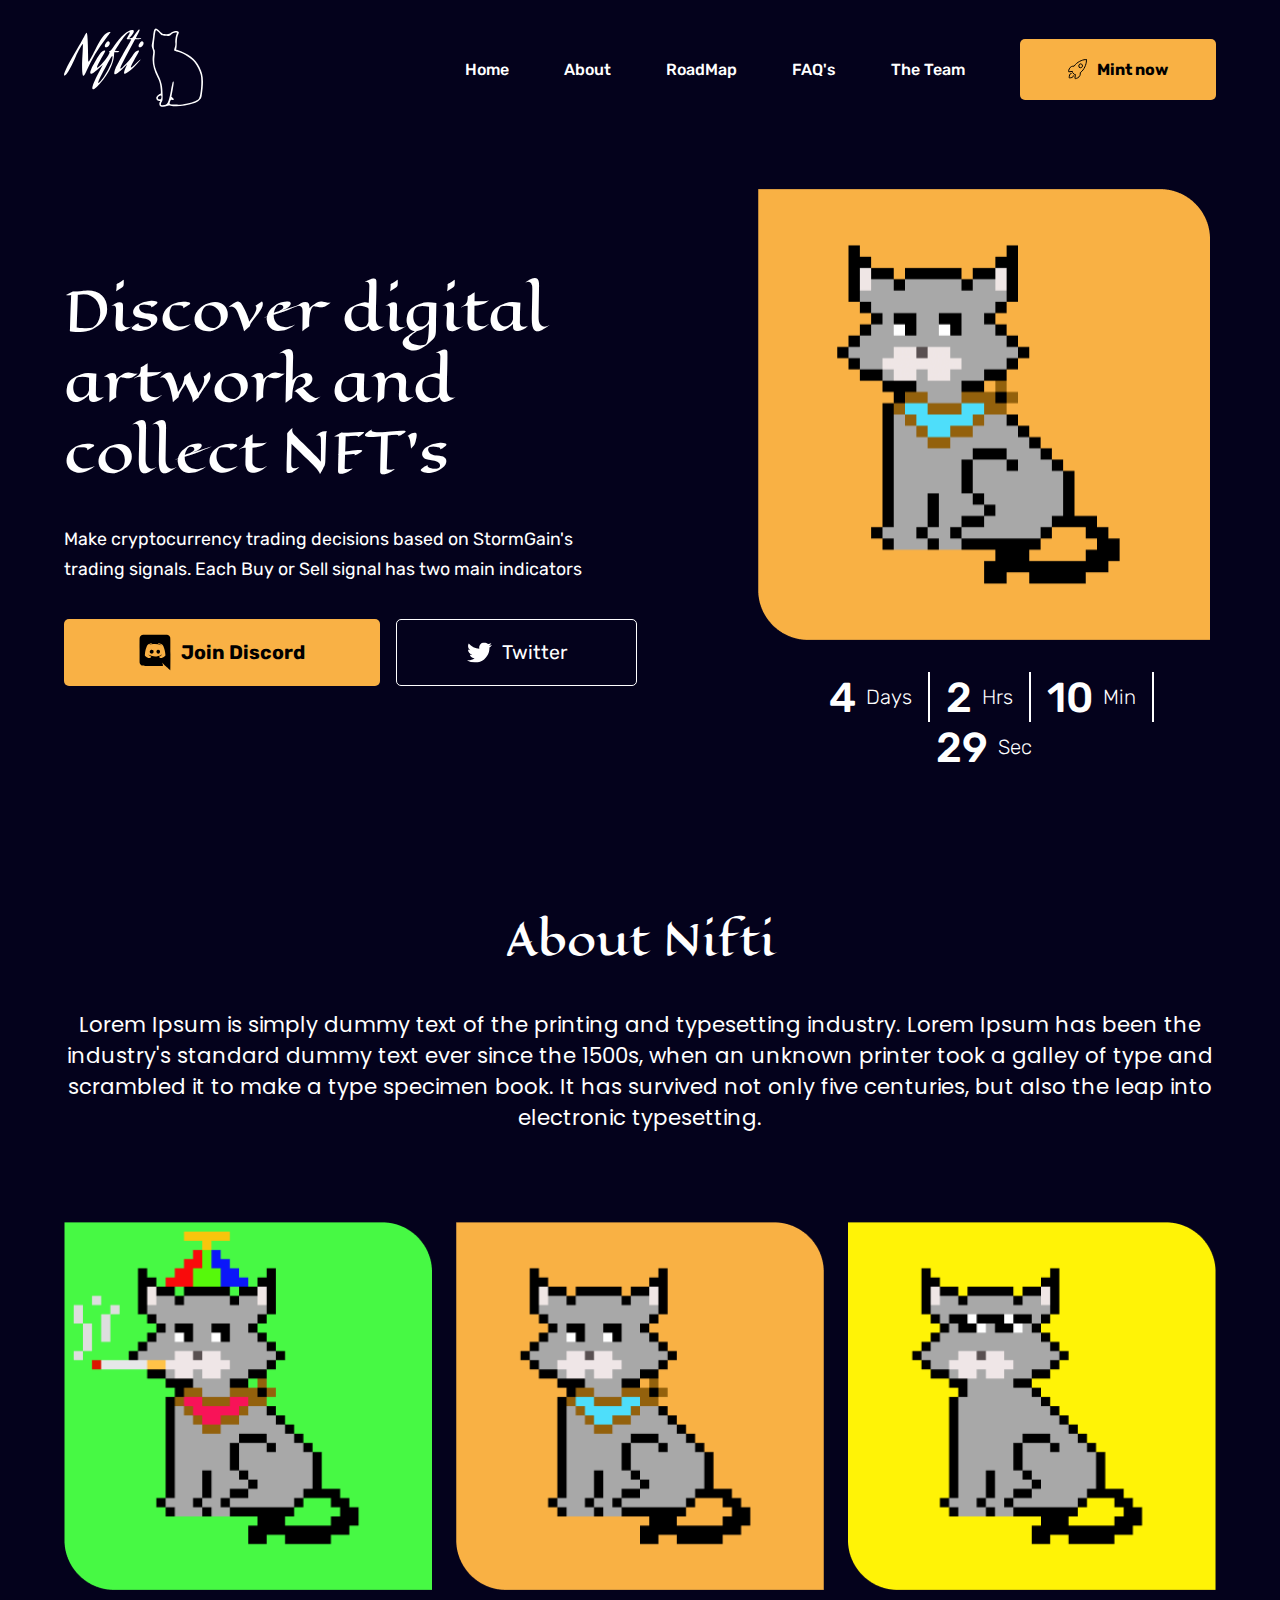
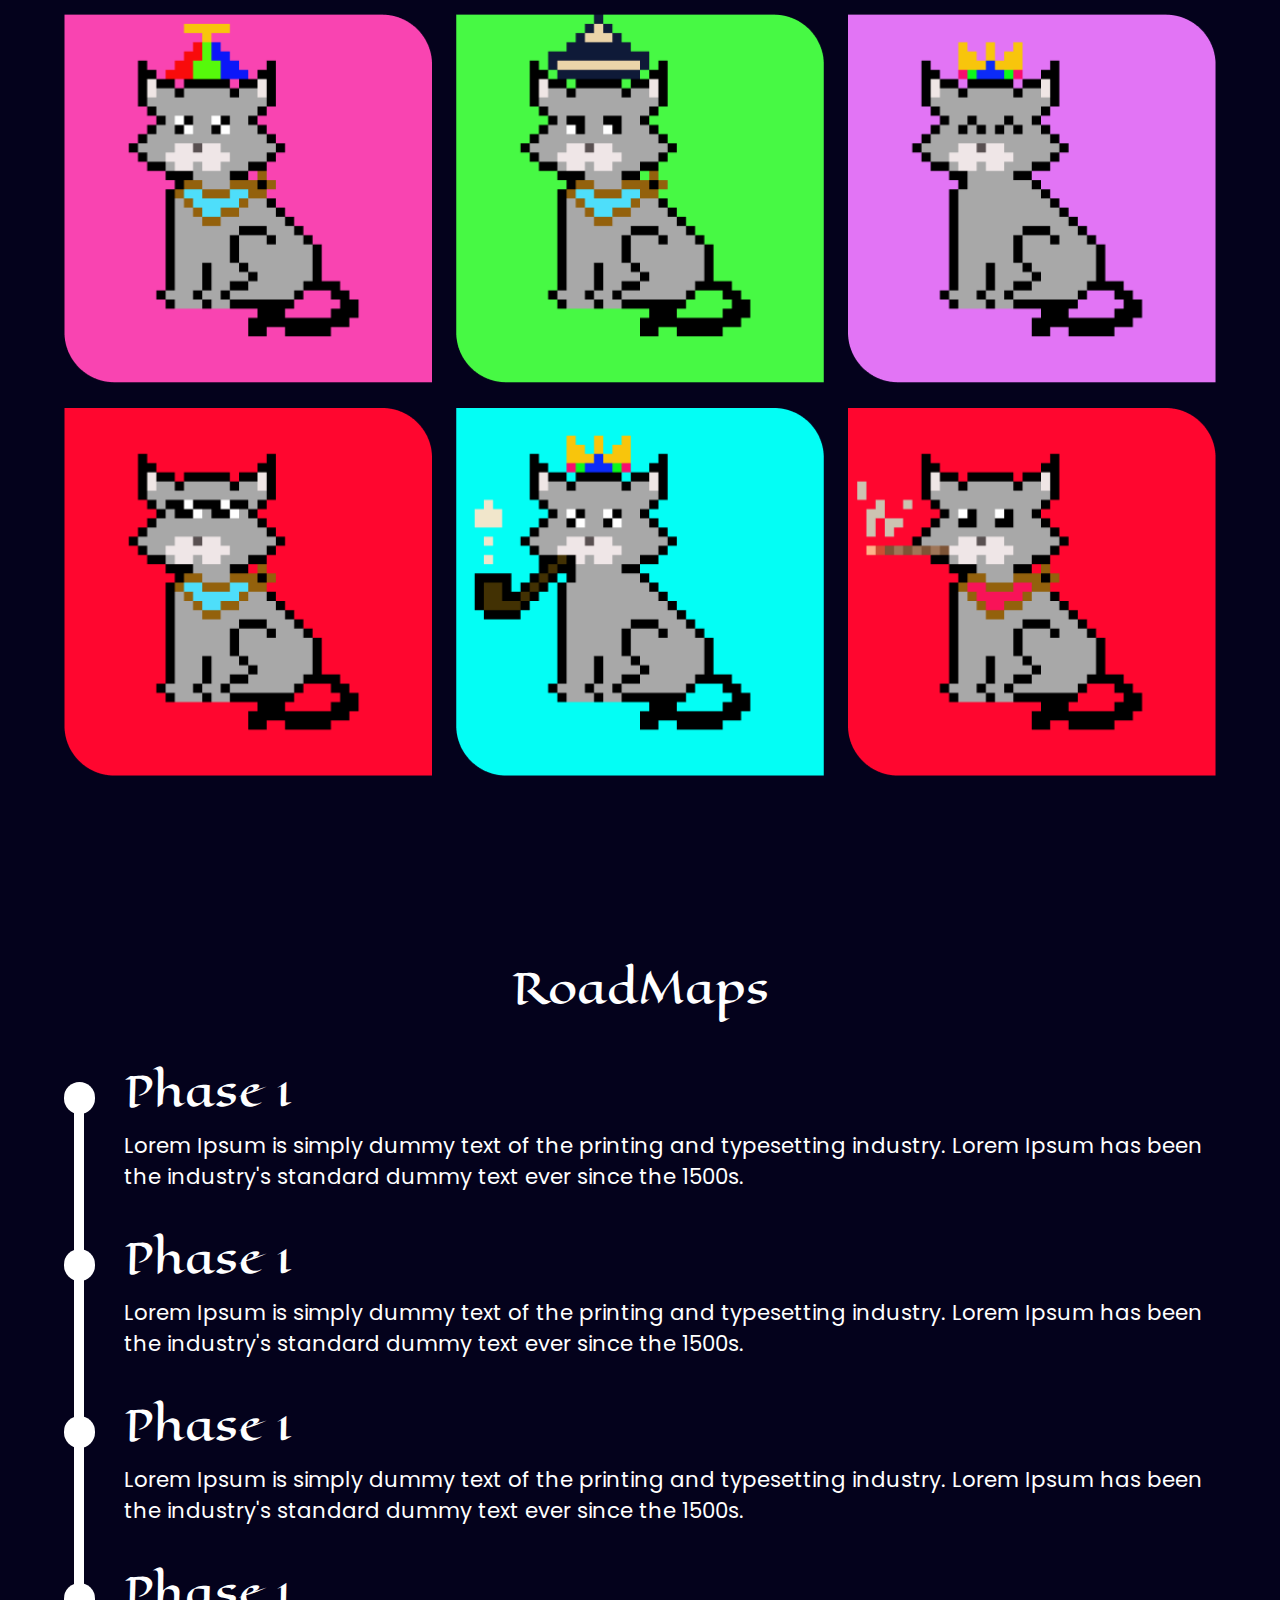
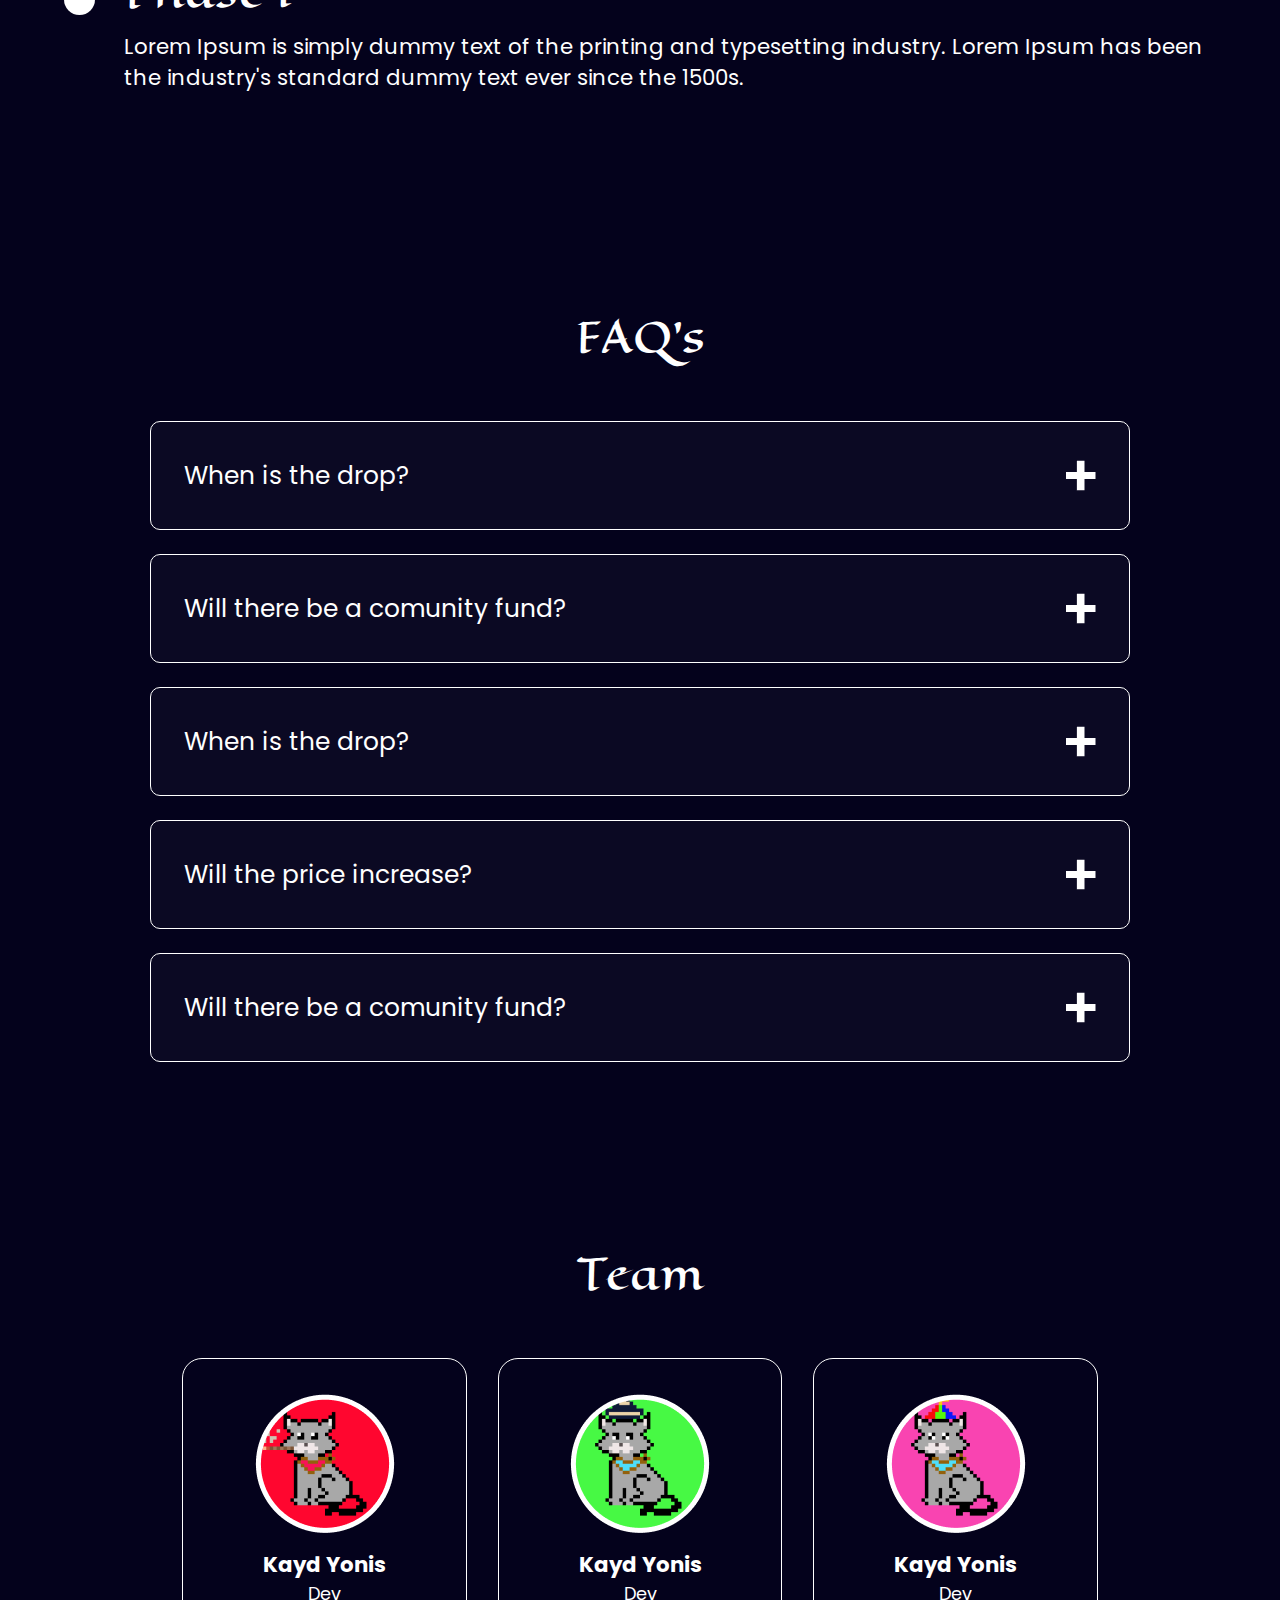
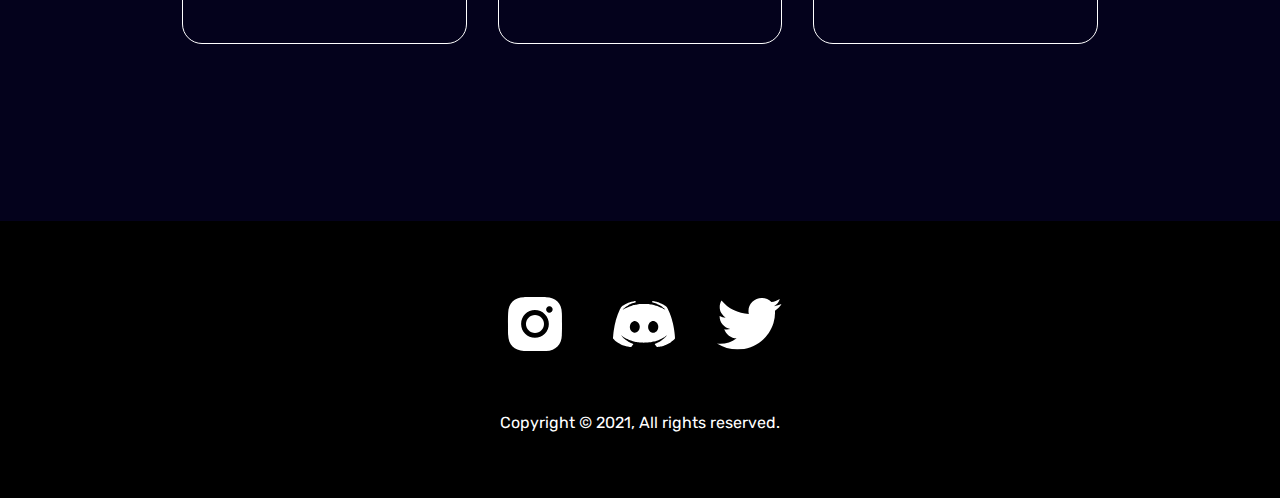
<file: index.html>
<!DOCTYPE html>
<html lang="en">
  <head>
    <meta charset="UTF-8" />
    <meta http-equiv="X-UA-Compatible" content="IE=edge" />
    <meta name="viewport" content="width=device-width, initial-scale=1.0" />
    <title>Nifi Web</title>
    <link rel="stylesheet" href="./css/index.css" />
  </head>
  <body>
    <div>
      <!-- NAVBAR STARTS -->
      <nav>
        <div class="container-wrapper">
          <div class="navbar">
            <div class="navbar-left">
              <img src="./assets/images/logo.svg" alt="" />
            </div>
            <img src="./assets/images/hamburger.png" class="hamburger" alt="" />
            <div class="navbar-right">
              <img
                src="./assets/images/cross-icon.png"
                class="cross-icon"
                alt=""
              />
              <a href="#" class="fs-18px white weight-5">Home</a>
              <a href="#" class="fs-18px white weight-5">About</a>
              <a href="#" class="fs-18px white weight-5">RoadMap</a>
              <a href="#" class="fs-18px white weight-5">FAQ's</a>
              <a href="#" class="fs-18px white weight-5">The Team</a>
              <a href="./cat.html" class="mint-btn" class="pointer">
                <img src="./assets/images/rocket.svg" alt="" />
                <p class="fs-16px black weight-7">Mint now</p>
              </a>
            </div>
          </div>
        </div>
      </nav>
      <!-- NAVBAR ENDS -->

      <!-- HERO STARTS -->
      <div class="mb-150px">
        <div class="container-wrapper">
          <div class="hero">
            <div class="hero-left">
              <p class="font-egal white fs-62px mb-40px lh-129">
                Discover digital artwork and collect NFT’s
              </p>
              <p class="white weight-4 fs-20px mb-40px lh-30px">
                Make cryptocurrency trading decisions based on StormGain's
                trading signals. Each Buy or Sell signal has two main indicators
              </p>

              <div class="hero-btns">
                <button class="pointer">
                  <img src="./assets/images/discord-icon.svg" alt="" />
                  <p class="fs-22px black weight-7">Join Discord</p>
                </button>
                <button class="pointer">
                  <img src="./assets/images/twitter-icon.svg" alt="" />
                  <p class="fs-22px white weight-4">Twitter</p>
                </button>
              </div>
            </div>
            <div class="hero-right">
              <img src="./assets/images/hero-img.png" alt="" />

              <div class="hero-timer">
                <div class="timer-box">
                  <p class="fs-47px white weight-5">4</p>
                  <p class="fs-23px white weight-3">Days</p>
                </div>
                <div class="timer-box">
                  <p class="fs-47px white weight-5">2</p>
                  <p class="fs-23px white weight-3">Hrs</p>
                </div>
                <div class="timer-box">
                  <p class="fs-47px white weight-5">10</p>
                  <p class="fs-23px white weight-3">Min</p>
                </div>
                <div class="timer-box">
                  <p class="fs-47px white weight-5">29</p>
                  <p class="fs-23px white weight-3">Sec</p>
                </div>
              </div>
            </div>
          </div>
        </div>
      </div>
      <!-- HERO ENDS -->

      <!-- ABOUT STARTS -->
      <div class="mb-200px">
        <div class="container-wrapper">
          <div class="about">
            <p class="font-egal fs-48px text-center white mb-40px">
              About Nifti
            </p>
            <p class="font-poppins white text-center fs-24px weight-4 mb-100px">
              Lorem Ipsum is simply dummy text of the printing and typesetting
              industry. Lorem Ipsum has been the industry's standard dummy text
              ever since the 1500s, when an unknown printer took a galley of
              type and scrambled it to make a type specimen book. It has
              survived not only five centuries, but also the leap into
              electronic typesetting.
            </p>

            <div class="about-images">
              <img src="./assets/images/254.png" alt="" />
              <img src="./assets/images/253.png" alt="" />
              <img src="./assets/images/252.png" alt="" />
              <img src="./assets/images/251.png" alt="" />
              <img src="./assets/images/250.png" alt="" />
              <img src="./assets/images/249.png" alt="" />
              <img src="./assets/images/248.png" alt="" />
              <img src="./assets/images/247.png" alt="" />
              <img src="./assets/images/246.png" alt="" />
            </div>
          </div>
        </div>
      </div>
      <!-- ABOUT ENDS -->

      <!-- ROADMAP STARTS -->
      <div class="mb-200px">
        <div class="container-wrapper">
          <p class="font-egal fs-48px text-center white mb-40px">RoadMaps</p>
          <div class="roadmap">
            <div class="roadmap-content">
              <p class="fs-48px weight-4 font-egal white mb-5px">Phase 1</p>
              <p class="font-poppins white fs-24px weight-4">
                Lorem Ipsum is simply dummy text of the printing and typesetting
                industry. Lorem Ipsum has been the industry's standard dummy
                text ever since the 1500s.
              </p>
            </div>
            <div class="roadmap-content">
              <p class="fs-48px weight-4 font-egal white mb-5px">Phase 1</p>
              <p class="font-poppins white fs-24px weight-4">
                Lorem Ipsum is simply dummy text of the printing and typesetting
                industry. Lorem Ipsum has been the industry's standard dummy
                text ever since the 1500s.
              </p>
            </div>
            <div class="roadmap-content">
              <p class="fs-48px weight-4 font-egal white mb-5px">Phase 1</p>
              <p class="font-poppins white fs-24px weight-4">
                Lorem Ipsum is simply dummy text of the printing and typesetting
                industry. Lorem Ipsum has been the industry's standard dummy
                text ever since the 1500s.
              </p>
            </div>
            <div class="roadmap-content">
              <p class="fs-48px weight-4 font-egal white mb-5px">Phase 1</p>
              <p class="font-poppins white fs-24px weight-4">
                Lorem Ipsum is simply dummy text of the printing and typesetting
                industry. Lorem Ipsum has been the industry's standard dummy
                text ever since the 1500s.
              </p>
            </div>
          </div>
        </div>
      </div>
      <!-- ROADMAP ENDS -->

      <!-- FAQ STARTS -->
      <div class="mb-200px">
        <div class="container-wrapper">
          <p class="font-egal fs-48px text-center white mb-50px">FAQ’s</p>

          <div class="faqs">
            <div class="faq">
              <div class="faq-btn font-poppins fs-28px white weight-4">
                When is the drop?
                <img src="./assets/images/plus.png" alt="" />
              </div>
              <div class="faq-body">
                <div class="faq-content">
                  <p class="fs-20px font-poppins weight-4 white">
                    Lorem Ipsum is simply dummy text of the printing and
                    typesetting industry.
                  </p>
                </div>
              </div>
            </div>
            <div class="faq">
              <div class="faq-btn font-poppins fs-28px white weight-4">
                Will there be a comunity fund?
                <img src="./assets/images/plus.png" alt="" />
              </div>
              <div class="faq-body">
                <div class="faq-content">
                  <p class="fs-20px font-poppins weight-4 white">
                    Lorem Ipsum is simply dummy text of the printing and
                    typesetting industry.
                  </p>
                </div>
              </div>
            </div>
            <div class="faq">
              <div class="faq-btn font-poppins fs-28px white weight-4">
                When is the drop?
                <img src="./assets/images/plus.png" alt="" />
              </div>
              <div class="faq-body">
                <div class="faq-content">
                  <p class="fs-20px font-poppins weight-4 white">
                    Lorem Ipsum is simply dummy text of the printing and
                    typesetting industry.
                  </p>
                </div>
              </div>
            </div>
            <div class="faq">
              <div class="faq-btn font-poppins fs-28px white weight-4">
                Will the price increase?
                <img src="./assets/images/plus.png" alt="" />
              </div>
              <div class="faq-body">
                <div class="faq-content">
                  <p class="fs-20px font-poppins weight-4 white">
                    Lorem Ipsum is simply dummy text of the printing and
                    typesetting industry.
                  </p>
                </div>
              </div>
            </div>
            <div class="faq">
              <div class="faq-btn font-poppins fs-28px white weight-4">
                Will there be a comunity fund?
                <img src="./assets/images/plus.png" alt="" />
              </div>
              <div class="faq-body">
                <div class="faq-content">
                  <p class="fs-20px font-poppins weight-4 white">
                    Lorem Ipsum is simply dummy text of the printing and
                    typesetting industry.
                  </p>
                </div>
              </div>
            </div>
          </div>
        </div>
      </div>
      <!-- FAQ ENDS -->

      <!-- TEAM STARTS -->
      <div class="mb-200px">
        <div class="container-wrapper">
          <p class="font-egal fs-48px text-center white mb-50px">Team</p>

          <div class="team-cards">
            <div class="team-card">
              <img src="./assets/images/team-img-1.png" alt="" />
              <div>
                <p class="text-center fs-24px white weight-7 font-poppins">
                  Kayd Yonis
                </p>
                <p class="text-center fs-20px white weight-4 font-poppins">
                  Dev
                </p>
              </div>
            </div>
            <div class="team-card">
              <img src="./assets/images/team-img-2.png" alt="" />
              <div>
                <p class="text-center fs-24px white weight-7 font-poppins">
                  Kayd Yonis
                </p>
                <p class="text-center fs-20px white weight-4 font-poppins">
                  Dev
                </p>
              </div>
            </div>
            <div class="team-card">
              <img src="./assets/images/team-img-3.png" alt="" />
              <div>
                <p class="text-center fs-24px white weight-7 font-poppins">
                  Kayd Yonis
                </p>
                <p class="text-center fs-20px white weight-4 font-poppins">
                  Dev
                </p>
              </div>
            </div>
          </div>
        </div>
      </div>
      <!-- TEAM ENDS -->

      <!-- FOOTER STARTS -->
      <footer>
        <div class="container-wrapper">
          <div class="footer">
            <div class="footer-social-icons">
              <a href="#">
                <img src="./assets/images/instagram-footer-icon.svg" alt="" />
              </a>
              <a href="#">
                <img src="./assets/images/discord-footer-icon.svg" alt="" />
              </a>
              <a href="#">
                <img src="./assets/images/twitter-footer-icon.svg" alt="" />
              </a>
            </div>
            <p class="text-center white fs-18px weight-4">
              Copyright © 2021, All rights reserved.
            </p>
          </div>
        </div>
      </footer>
      <!-- FOOTER ENDS -->
    </div>

    <script src="./javascript/app.js"></script>
  </body>
</html>
</file>
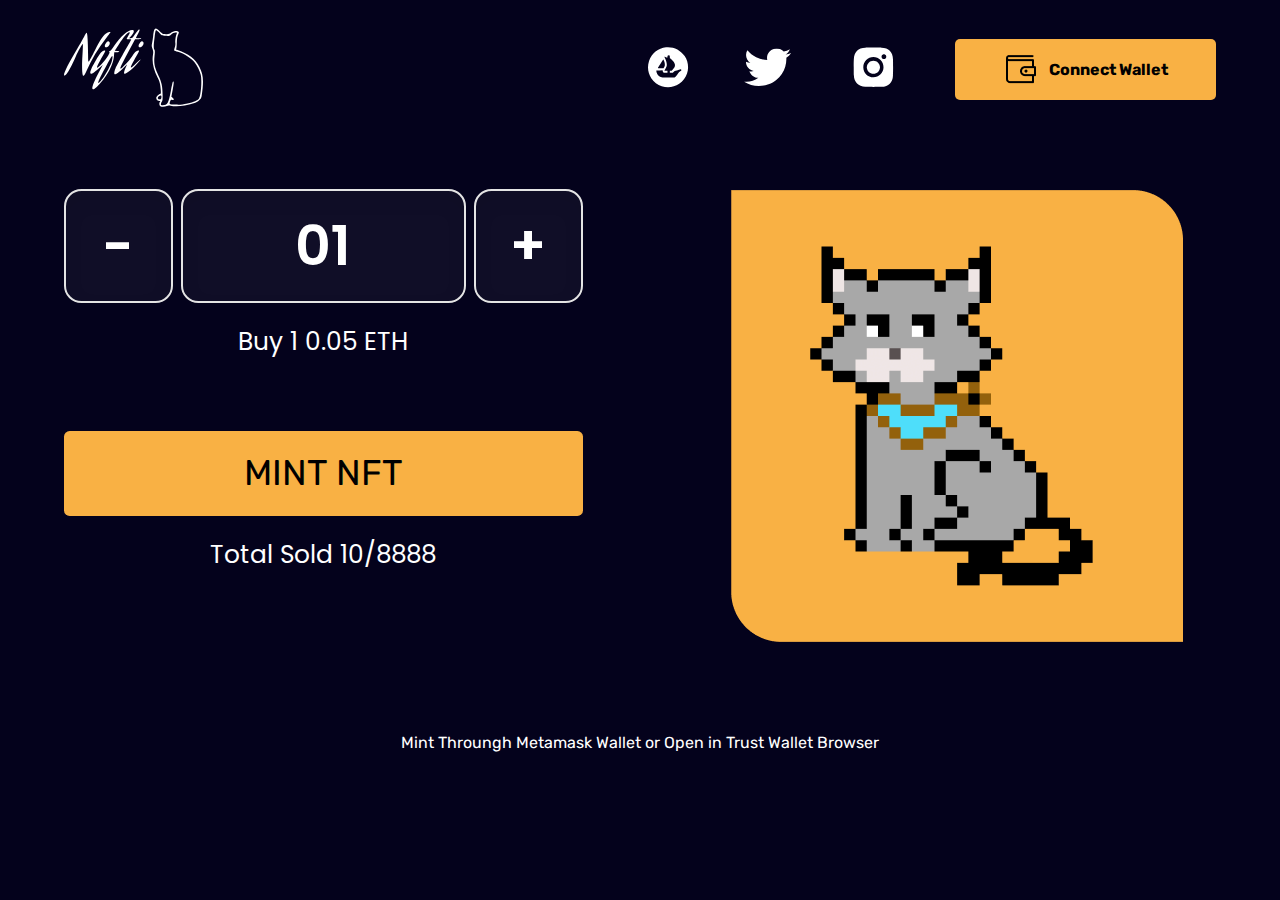
<file: cat.html>
<!DOCTYPE html>
<html lang="en">
  <head>
    <meta charset="UTF-8" />
    <meta http-equiv="X-UA-Compatible" content="IE=edge" />
    <meta name="viewport" content="width=device-width, initial-scale=1.0" />
    <title>Cat</title>
    <link rel="stylesheet" href="./css/index.css" />
    <script defer src="./javascript/app.js"></script>
  </head>
  <body>
    <!-- NAVBAR STARTS -->
    <nav>
      <div class="container-wrapper">
        <div class="navbar">
          <div class="navbar-left">
            <img src="./assets/images/logo.svg" alt="" />
          </div>
          <img src="./assets/images/hamburger.png" class="hamburger" alt="" />
          <div class="navbar-right">
            <img
              src="./assets/images/cross-icon.png"
              class="cross-icon"
              alt=""
            />
            <a href="#" class="fs-18px white weight-5">
              <img
                class="navbar-cat-icon"
                src="./assets/images/navbar-boat.svg"
                alt=""
              />
            </a>
            <a href="#" class="fs-18px white weight-5">
              <img
                class="navbar-cat-icon"
                src="./assets/images/navbar-twitter-icon.svg"
                alt=""
              />
            </a>
            <a href="#" class="fs-18px white weight-5">
              <img
                class="navbar-cat-icon"
                src="./assets/images/navbar-instagram-icon.svg"
                alt=""
              />
            </a>
            <a href="/" class="pointer mint-btn">
              <img src="./assets/images/wallet.png" alt="" />
              <p class="fs-16px black weight-7">Connect Wallet</p>
            </a>
          </div>
        </div>
      </div>
    </nav>
    <!-- NAVBAR ENDS -->

    <!-- HERO STARTS -->
    <div class="mb-100px">
      <div class="container-wrapper">
        <div class="hero">
          <div class="hero-left">
            <div class="hero-counter mb-20px">
              <button
                class="
                  pointer
                  hero-count
                  fs-62px
                  white
                  font-poppins
                  white
                  weight-6
                "
              >
                -
              </button>
              <div class="hero-count fs-62px white font-poppins white weight-6">
                01
              </div>
              <button
                class="
                  pointer
                  hero-count
                  fs-62px
                  white
                  font-poppins
                  white
                  weight-6
                "
              >
                +
              </button>
            </div>
            <p class="white fs-28px weight-4 font-poppins text-center mb-80px">
              Buy 1 0.05 ETH
            </p>

            <div class="cat-buy-btn pointer fs-40px black text-center mb-20px">
              MINT NFT
            </div>
            <p class="white fs-28px weight-4 font-poppins text-center mb-80px">
              Total Sold 10/8888
            </p>
          </div>
          <div class="hero-right">
            <img src="./assets/images/hero-img.png" alt="" />
          </div>
        </div>
      </div>
    </div>
    <div class="container-wrapper">
      <p class="text-center white fs-16px mb-30px">
        Mint Throungh Metamask Wallet or Open in Trust Wallet Browser
      </p>
    </div>
    <!-- HERO ENDS -->
  </body>
</html>
</file>
<file: css/index.css>
@import url("https://fonts.googleapis.com/css2?family=Eagle+Lake&family=Poppins:wght@100;200;300;400;500;600;700;800;900&family=Rubik:wght@300;400;500;600;700;800;900&display=swap");

.font-egal {
  font-family: "Eagle Lake", cursive;
}
.font-poppins {
  font-family: "Poppins", sans-serif;
}

* {
  margin: 0;
  padding: 0;
  -webkit-box-sizing: border-box;
  box-sizing: border-box;
  font-family: "Rubik", sans-serif;
}

:root {
  font-size: 100%;
  scroll-behavior: smooth;

  --fs-16px: 16px;
  --fs-18px: 18px;
  --fs-62px: clamp(35px, 4.305555555555555vw, 62px);
  --fs-20px: clamp(16px, 1.3888888888888888vw, 20px);
  --fs-22px: clamp(18px, 1.5277777777777777vw, 22px);
  --fs-23px: clamp(18px, 1.5972222222222223vw, 23px);
  --fs-47px: clamp(28px, 3.263888888888889vw, 47px);
  --fs-24px: clamp(16px, 1.6666666666666667vw, 24px);
  --fs-28px: clamp(18px, 1.9444444444444444vw, 28px);
  --fs-48px: clamp(32px, 3.263888888888889vw, 48px);
  --fs-40px: clamp(25px, 2.7777777777777777vw, 40px);

  /* colors */
  --black: #000000;
  --dark-blue: #142f43;
  --light-gray: #9d9aa7;
  --gray: #454545;
  --pink: #fe9ec4;
  --yellow: #fca62b;
}

body {
  background-color: #04021c;
}

/* font-sizes */
.fs-62px {
  font-size: var(--fs-62px);
}
.fs-20px {
  font-size: var(--fs-20px);
}
.fs-22px {
  font-size: var(--fs-22px);
}
.fs-23px {
  font-size: var(--fs-23px);
}
.fs-47px {
  font-size: var(--fs-47px);
}
.fs-24px {
  font-size: var(--fs-24px);
}
.fs-28px {
  font-size: var(--fs-28px);
}
.fs-48px {
  font-size: var(--fs-48px);
}
.fs-16px {
  font-size: var(--fs-16px);
}
.fs-40px {
  font-size: var(--fs-40px);
}

/* Line-heights */
.lh-129 {
  line-height: 129.5%;
}
.lh-30px {
  line-height: 30px;
}

/* colors */
.black {
  color: var(--black);
}
.white {
  color: white;
}
.dark-blue {
  color: var(--dark-blue);
}
.gray {
  color: var(--gray);
}
.light-gray {
  color: var(--light-gray);
}
.pink {
  color: var(--pink);
}
.bg-pink {
  background-color: var(--pink);
}
.bg-blue {
  background-color: #aadde4;
}
.yellow {
  color: var(--yellow);
}

/* font-weights */
.weight-9 {
  font-weight: 900;
}
.weight-8 {
  font-weight: 800;
}
.weight-7 {
  font-weight: 700;
}
.weight-6 {
  font-weight: 600;
}
.weight-5 {
  font-weight: 500;
}
.weight-4 {
  font-weight: 400;
}
.weight-3 {
  font-weight: 300;
}

/* margins */
.mb-5px {
  margin-bottom: 5px;
}
.mb-10px {
  margin-bottom: 10px;
}
.mb-15px {
  margin-bottom: 15px;
}
.mb-20px {
  margin-bottom: 20px;
}
.mb-25px {
  margin-bottom: clamp(5px, 1.7361111111111112vw, 25px);
}
.mb-30px {
  margin-bottom: clamp(18px, 2.0833333333333335vw, 30px);
}
.mb-35px {
  margin-bottom: 35px;
}
.mb-40px {
  margin-bottom: clamp(25px, 2.7777777777777777vw, 40px);
}
.mb-45px {
  margin-bottom: 45px;
}
.mb-50px {
  margin-bottom: 50px;
}
.mb-55px {
  margin-bottom: 55px;
}
.mb-60px {
  margin-bottom: clamp(40px, 4.166666666666667vw, 60px);
}
.mb-70px {
  margin-bottom: clamp(40px, 4.861111111111111vw, 70px);
}
.mb-75px {
  margin-bottom: clamp(35px, 5.208333333333333vw, 75px);
}
.mb-80px {
  margin-bottom: clamp(20px, 5.555555555555555vw, 80px);
}
.mb-100px {
  margin-bottom: clamp(40px, 6.944444444444445vw, 100px);
}
.mb-150px {
  margin-bottom: clamp(80px, 10.416666666666666vw, 150px);
}
.mb-200px {
  margin-bottom: clamp(100px, 13.88888888888889vw, 200px);
}
.mb-300px {
  margin-bottom: 300px;
}

.margin-center {
  margin: 0 auto;
}

/* paddings */
.py-100px {
  padding-top: clamp(50px, 6.944444444444445vw, 100px);
  padding-bottom: clamp(50px, 6.944444444444445vw, 100px);
}
.py-200px {
  padding-top: clamp(50px, 13.88888888888889vw, 200px);
  padding-bottom: clamp(50px, 13.88888888888889vw, 200px);
}

/* radiuses */
.radius-12px {
  border-radius: 12px;
}

/* Configurations */
.container-wrapper {
  max-width: 1800px;
  width: 90%;
  margin: 0 auto;
}

.pointer {
  cursor: pointer;
}

.text-center {
  text-align: center;
}

.uppercase {
  text-transform: uppercase;
}

a {
  text-decoration: none;
}

button {
  border: none;
  outline: none;
  background-color: transparent;
}

.button-wrapper {
  width: clamp(148px, 15.416666666666666vw, 222px);
  height: clamp(48px, 5vw, 72px);
}

/* ======================================== Main CSS ============================================== */

/* NAVBAR STARTS */
nav {
  position: sticky;
  top: 0;
  left: 0;
  width: 100%;
  z-index: 100000;
  background-color: #04021c;
}
.navbar {
  height: clamp(120px, 10.833333333333334vw, 156px);
  display: -webkit-box;
  display: -ms-flexbox;
  display: flex;
  -webkit-box-align: center;
  -ms-flex-align: center;
  align-items: center;
  -webkit-box-pack: justify;
  -ms-flex-pack: justify;
  justify-content: space-between;
  /* border: 2px solid red; */
}

.navbar-left img {
  width: clamp(110px, 10.833333333333334vw, 150px);
}

.navbar-right {
  display: -webkit-box;
  display: -ms-flexbox;
  display: flex;
  -webkit-box-align: center;
  -ms-flex-align: center;
  align-items: center;
  gap: 55px;
}

.navbar-right .mint-btn {
  /* width: 201px; */
  height: 61px;
  padding: 0 3rem;

  background: #f9b144;
  border-radius: 5px;

  display: -webkit-box;

  display: -ms-flexbox;

  display: flex;
  -webkit-box-align: center;
  -ms-flex-align: center;
  align-items: center;
  gap: 10px;
  -webkit-box-pack: center;
  -ms-flex-pack: center;
  justify-content: center;
}

/* NAVBAR ENDS */

/* HERO STARTS */
.hero {
  display: -webkit-box;
  display: -ms-flexbox;
  display: flex;
  -webkit-box-align: center;
  -ms-flex-align: center;
  align-items: center;
  -webkit-box-pack: justify;
  -ms-flex-pack: justify;
  justify-content: space-between;
  gap: clamp(40px, 8.958333333333334vw, 129px);
  margin: 50px 0;
}
.hero-left {
  -webkit-box-flex: 1;
  -ms-flex: 1;
  flex: 1;
  width: 50%;
}
.hero-right {
  width: 50%;
  -webkit-box-flex: 1;
  -ms-flex: 1;
  flex: 1;
  display: -webkit-box;
  display: -ms-flexbox;
  display: flex;
  -webkit-box-orient: vertical;
  -webkit-box-direction: normal;
  -ms-flex-direction: column;
  flex-direction: column;
  -webkit-box-align: center;
  -ms-flex-align: center;
  align-items: center;
  gap: 2rem;
}

.hero-right img {
  width: 100%;
  max-width: 451.81px;
}

.hero-btns {
  display: -webkit-box;
  display: -ms-flexbox;
  display: flex;
  -webkit-box-align: center;
  -ms-flex-align: center;
  align-items: center;
  gap: 16px;
}
.hero-btns button:nth-child(1) {
  width: 316px;
  height: 67px;
  background: #f9b145;
  border-radius: 5px;
  display: -webkit-box;
  display: -ms-flexbox;
  display: flex;
  -webkit-box-align: center;
  -ms-flex-align: center;
  align-items: center;
  -webkit-box-pack: center;
  -ms-flex-pack: center;
  justify-content: center;
  gap: 10px;
}

.hero-btns button:nth-child(2) {
  width: 241px;
  height: 67px;
  border: 1px solid #ffffff;
  -webkit-box-sizing: border-box;
  box-sizing: border-box;
  border-radius: 5px;
  display: -webkit-box;
  display: -ms-flexbox;
  display: flex;
  -webkit-box-align: center;
  -ms-flex-align: center;
  align-items: center;
  -webkit-box-pack: center;
  -ms-flex-pack: center;
  justify-content: center;
  gap: 10px;
}

.hero-timer {
  display: -webkit-box;
  display: -ms-flexbox;
  display: flex;
  -webkit-box-align: center;
  -ms-flex-align: center;
  align-items: center;
  -webkit-box-pack: center;
  -ms-flex-pack: center;
  justify-content: center;
  width: 100%;
  -ms-flex-wrap: wrap;
  flex-wrap: wrap;
}

.timer-box {
  display: -webkit-box;
  display: -ms-flexbox;
  display: flex;
  -webkit-box-align: center;
  -ms-flex-align: center;
  align-items: center;
  padding: 0 1rem;
  gap: 10px;
  height: 50px;
  /* border: 2px solid red; */
}

.timer-box:not(:last-child) {
  border-right: 2px solid white;
}

.hero-counter {
  display: -webkit-box;
  display: -ms-flexbox;
  display: flex;
  gap: 0.5rem;
}
.hero-counter button {
  width: 108.59px;
  height: 114.48px;
  background: rgba(255, 255, 255, 0.05);
  border: 2.17188px solid #e4e4e4;
  -webkit-box-sizing: border-box;
  box-sizing: border-box;
  -webkit-box-shadow: inset 0px 8.68751px 21.7188px rgba(0, 0, 0, 0.05);
  box-shadow: inset 0px 8.68751px 21.7188px rgba(0, 0, 0, 0.05);
  border-radius: 17.375px;
}
.hero-counter div {
  -webkit-box-flex: 1;
  -ms-flex: 1;
  flex: 1;
  background: rgba(255, 255, 255, 0.05);
  border: 2.17188px solid #e4e4e4;
  -webkit-box-sizing: border-box;
  box-sizing: border-box;
  -webkit-box-shadow: inset 0px 8.68751px 21.7188px rgba(0, 0, 0, 0.05);
  box-shadow: inset 0px 8.68751px 21.7188px rgba(0, 0, 0, 0.05);
  border-radius: 17.375px;
  display: -webkit-box;
  display: -ms-flexbox;
  display: flex;
  -webkit-box-pack: center;
  -ms-flex-pack: center;
  justify-content: center;
  -webkit-box-align: center;
  -ms-flex-align: center;
  align-items: center;
}

.cat-buy-btn {
  width: 100%;
  height: 84.33px;
  left: 82px;
  top: 561.28px;
  display: -webkit-box;
  display: -ms-flexbox;
  display: flex;
  -webkit-box-align: center;
  -ms-flex-align: center;
  align-items: center;
  -webkit-box-pack: center;
  -ms-flex-pack: center;
  justify-content: center;

  background: #f9b144;
  border-radius: 5.62212px;
}

/* HERO ENDS */

/* ABOUT STARTS */
.about-images {
  display: -ms-grid;
  display: grid;
  -ms-grid-columns: 1fr 1.5rem 1fr 1.5rem 1fr;
  grid-template-columns: 1fr 1fr 1fr;
  gap: 1.5rem;
}

.about-images img {
  width: 100%;
}
/* ABOUT ENDS */

/* ROADMAP STARTS */
.roadmap-content {
  padding-bottom: 2rem;
  padding-left: 60px;
  /* border: 2px solid red; */
  position: relative;
  /* overflow: hidden; */
}

.roadmap-content:last-child::after {
  display: none;
}

.roadmap-content::before {
  content: "";
  position: absolute;
  top: 25px;
  left: 0%;
  width: 31.3px;
  height: 31.3px;
  border-radius: 50%;
  background: #ffffff;
}
.roadmap-content::after {
  content: "";
  position: absolute;
  top: 40px;
  left: 10px;
  width: 10px;
  height: 100%;
  background: #ffffff;
}

/* ROADMAP ENDS */

/* FAQ STARTS */
.faqs {
  display: -webkit-box;
  display: -ms-flexbox;
  display: flex;
  -webkit-box-orient: vertical;
  -webkit-box-direction: normal;
  -ms-flex-direction: column;
  flex-direction: column;
  gap: 24px;
}
.faq {
  background: rgba(255, 255, 255, 0.03);
  border: 1px solid #ffffff;
  -webkit-box-sizing: border-box;
  box-sizing: border-box;
  border-radius: 10px;
  max-width: 980px;
  width: 100%;
  margin: 0 auto;
}
.faq-btn {
  display: -webkit-box;
  display: -ms-flexbox;
  display: flex;
  -webkit-box-pack: justify;
  -ms-flex-pack: justify;
  justify-content: space-between;
  cursor: pointer;
  padding: 35px 33px;
  -webkit-box-align: center;
  -ms-flex-align: center;
  align-items: center;
}

.faq-btn img {
  -webkit-transition: all 0.2s ease;
  -o-transition: all 0.2s ease;
  transition: all 0.2s ease;
}

.faq-content {
  padding: 35px 33px;
  padding-top: 0;
}

.faq-body {
  -webkit-transition: all 0.2s ease;
  -o-transition: all 0.2s ease;
  transition: all 0.2s ease;
  height: 0;
  overflow: hidden;
}
/* FAQ ENDS */

/* TEAMS STARTS */
.team-cards {
  display: -webkit-box;
  display: -ms-flexbox;
  display: flex;
  -webkit-box-align: center;
  -ms-flex-align: center;
  align-items: center;
  -webkit-box-pack: center;
  -ms-flex-pack: center;
  justify-content: center;
  -webkit-box-orient: horizontal;
  -webkit-box-direction: normal;
  -ms-flex-direction: row;
  flex-direction: row;
  gap: 31px;
}

.team-card {
  width: 284.5px;
  height: 285.59px;
  border: 1px solid #ffffff;
  -webkit-box-sizing: border-box;
  box-sizing: border-box;
  border-radius: 20px;

  display: -webkit-box;

  display: -ms-flexbox;

  display: flex;
  -webkit-box-pack: center;
  -ms-flex-pack: center;
  justify-content: center;
  -webkit-box-align: center;
  -ms-flex-align: center;
  align-items: center;
  -webkit-box-orient: vertical;
  -webkit-box-direction: normal;
  -ms-flex-direction: column;
  flex-direction: column;
  gap: 1rem;
}
/* TEAMS ENDS */

/* FOOTER STARTS */
footer {
  height: 277px;
  background: #000000;
}

footer .container-wrapper {
  height: 100%;
}
.footer {
  height: 100%;
  display: -webkit-box;
  display: -ms-flexbox;
  display: flex;
  -webkit-box-orient: vertical;
  -webkit-box-direction: normal;
  -ms-flex-direction: column;
  flex-direction: column;
  -webkit-box-pack: center;
  -ms-flex-pack: center;
  justify-content: center;
  -webkit-box-align: center;
  -ms-flex-align: center;
  align-items: center;
  gap: 48px;
}
.footer-social-icons {
  display: -webkit-box;
  display: -ms-flexbox;
  display: flex;
  -webkit-box-align: center;
  -ms-flex-align: center;
  align-items: center;
  -webkit-box-pack: center;
  -ms-flex-pack: center;
  justify-content: center;
  gap: 42px;
}
/* FOOTER ENDS */

@media (max-width: 1200px) {
  .navbar-right {
    gap: 20px;
  }
}

@media (max-width: 1000px) {
  .hero {
    -webkit-box-orient: vertical;
    -webkit-box-direction: normal;
    -ms-flex-direction: column;
    flex-direction: column;
  }
  .hero-left {
    width: 100%;
  }
  .hero-right {
    width: 100%;
  }
  .hero-right img {
    max-width: 100%;
  }
}
.cross-icon {
  display: none;
}
.hamburger {
  display: none;
}
@media (max-width: 850px) {
  .navbar-right {
    position: fixed;
    top: 0;
    right: -300px;
    z-index: 1000;
    background-color: white;
    /* color: black; */
    width: 300px;
    height: 100%;
    -webkit-box-orient: vertical;
    -webkit-box-direction: normal;
    -ms-flex-direction: column;
    flex-direction: column;
    -webkit-box-pack: unset;
    -ms-flex-pack: unset;
    justify-content: unset;
    -webkit-box-align: unset;
    -ms-flex-align: unset;
    align-items: unset;
    padding: 2rem;
    gap: 1.8rem;
    -webkit-transition: all 0.2s ease;
    -o-transition: all 0.2s ease;
    transition: all 0.2s ease;
  }

  .hamburger {
    display: block;
    width: 40px;
    cursor: pointer;
  }

  .navbar-right.open {
    right: 0;
  }

  .cross-icon {
    display: block;
    width: 20px;
    cursor: pointer;
  }

  .mint-btn {
    width: 100%;
    padding: 0 0 !important;
  }

  .navbar-right a {
    color: var(--dark-blue);
  }

  .navbar-cat-icon {
    -webkit-filter: invert(1);
    filter: invert(1);
  }

  .hero {
    margin: 5px 0 !important;
  }
}

@media (max-width: 700px) {
  .team-cards {
    -webkit-box-orient: vertical;
    -webkit-box-direction: normal;
    -ms-flex-direction: column;
    flex-direction: column;
  }
  .team-card {
    width: 100%;
  }

  .hero-counter button {
    width: 59.59px;
    height: 60.480000000000004px;
  }
  .hero-counter div {
    -webkit-box-flex: 1;
    -ms-flex: 1;
    flex: 1;
    background: rgba(255, 255, 255, 0.05);
    border: 2.17188px solid #e4e4e4;
    -webkit-box-sizing: border-box;
    box-sizing: border-box;
    -webkit-box-shadow: inset 0px 8.68751px 21.7188px rgba(0, 0, 0, 0.05);
    box-shadow: inset 0px 8.68751px 21.7188px rgba(0, 0, 0, 0.05);
    border-radius: 17.375px;
    display: -webkit-box;
    display: -ms-flexbox;
    display: flex;
    -webkit-box-pack: center;
    -ms-flex-pack: center;
    justify-content: center;
    -webkit-box-align: center;
    -ms-flex-align: center;
    align-items: center;
  }
}

@media (max-width: 450px) {
  .hero-btns {
    -webkit-box-orient: vertical;
    -webkit-box-direction: normal;
    -ms-flex-direction: column;
    flex-direction: column;
    -webkit-box-align: unset;
    -ms-flex-align: unset;
    align-items: unset;
  }
  .hero-btns button:nth-child(1) {
    width: 100%;
  }

  .hero-btns button:nth-child(2) {
    width: 100%;
  }

  .cat-buy-btn {
    height: 64.33px;
  }

  .hamburger {
    width: 30px;
  }
}
</file>
